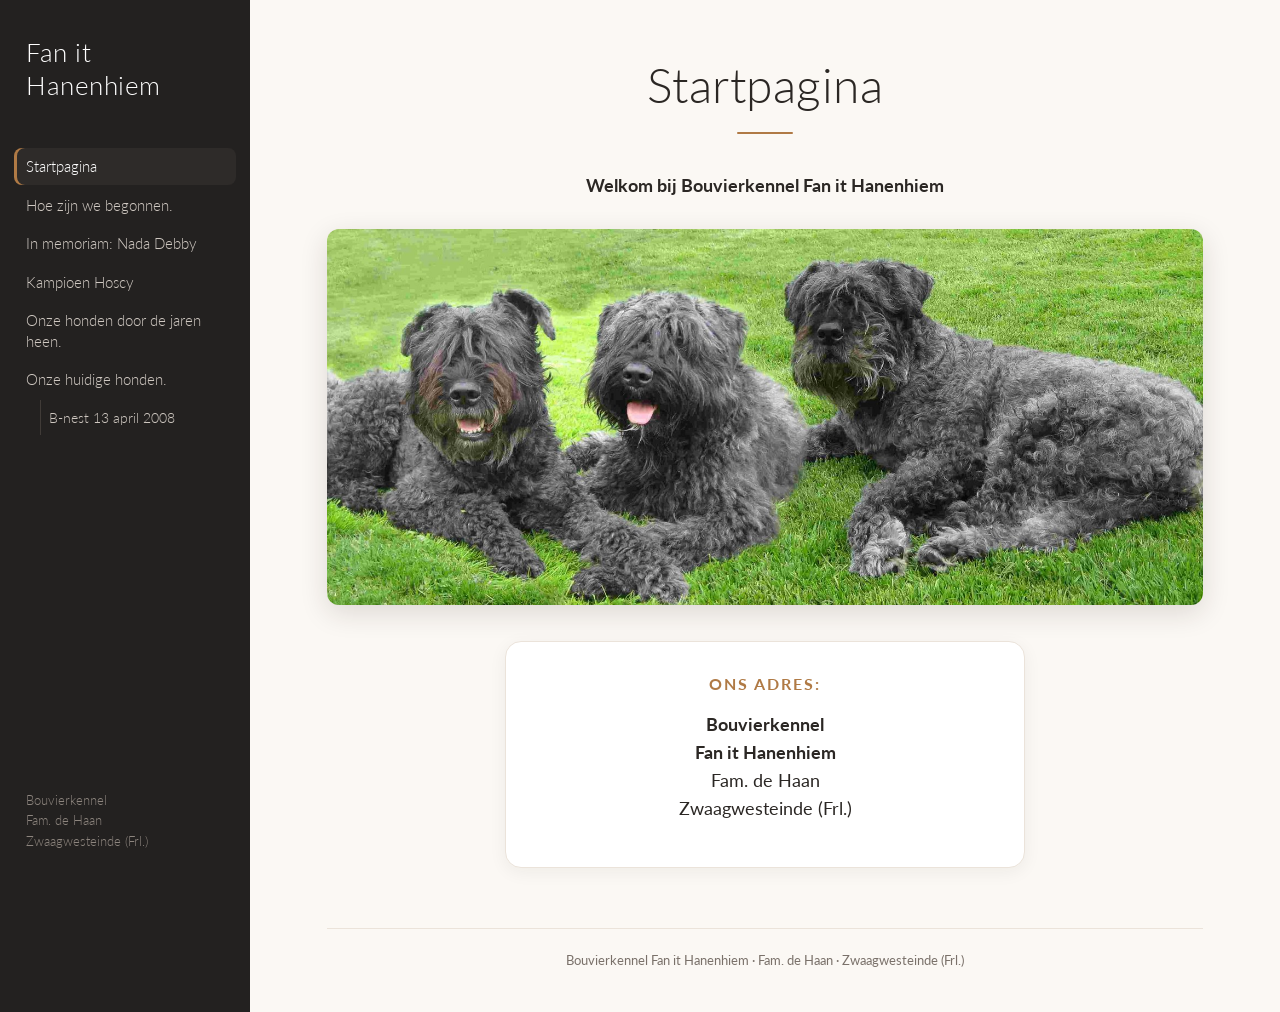
<file: index.html>
<!doctype html>
<html lang="nl">
<head>
<meta charset="utf-8">
<meta name="viewport" content="width=device-width, initial-scale=1">
<title>Fan it Hanenhiem</title>
<link rel="preconnect" href="https://fonts.googleapis.com">
<link rel="preconnect" href="https://fonts.gstatic.com" crossorigin>
<link href="https://fonts.googleapis.com/css2?family=Lato:ital,wght@0,300;0,400;0,700;1,400&display=swap" rel="stylesheet">
<link rel="stylesheet" href="style.css">
</head>
<body>
<header class="sidebar">
  <div class="brand-row">
    <a class="brand" href="index.html">Fan it <br>Hanenhiem</a>
    <button class="menu-toggle" aria-expanded="false" aria-controls="nav" aria-label="Menu">
      <span></span><span></span><span></span>
    </button>
  </div>
  <nav id="nav"><ul>
<li><a href="index.html" aria-current="page">Startpagina</a></li>
<li><a href="hoe-zijn-we-begonnen.html">Hoe zijn we begonnen.</a></li>
<li><a href="in-memoriam-nada-debby.html">In memoriam: Nada Debby</a></li>
<li><a href="kampioen-hoscy.html">Kampioen Hoscy</a></li>
<li><a href="onze-honden-door-de-jaren-heen.html">Onze honden door de jaren heen.</a></li>
<li><a href="onze-huidige-honden.html">Onze huidige honden.</a><ul class="sub"><li><a href="b-nest-13-april-2008.html">B-nest 13 april 2008</a></li></ul></li>
  </ul></nav>
  <p class="side-note">Bouvierkennel<br>Fam. de Haan<br>Zwaagwesteinde (Frl.)</p>
</header>
<main>
  <h1>Startpagina</h1>
  <p class="welcome"><strong>Welkom bij Bouvierkennel Fan it Hanenhiem</strong></p>
  <figure class="photo hero"><img src="images/home-nada-vedra-bowie.jpg" alt="Drie bouviers liggend in het gras"></figure>
  <section class="contact">
    <h2>Ons adres:</h2>
    <address>
      <strong>Bouvierkennel<br>Fan it Hanenhiem</strong><br>
      Fam. de Haan<br>
      Zwaagwesteinde (Frl.)
    </address>
  </section>
  <footer>Bouvierkennel Fan it Hanenhiem · Fam. de Haan · Zwaagwesteinde (Frl.)</footer>
</main>
<script>
const b=document.querySelector('.menu-toggle'),n=document.getElementById('nav');
b.addEventListener('click',()=>{const o=document.body.classList.toggle('nav-open');b.setAttribute('aria-expanded',o);});
</script>
</body>
</html>
</file>
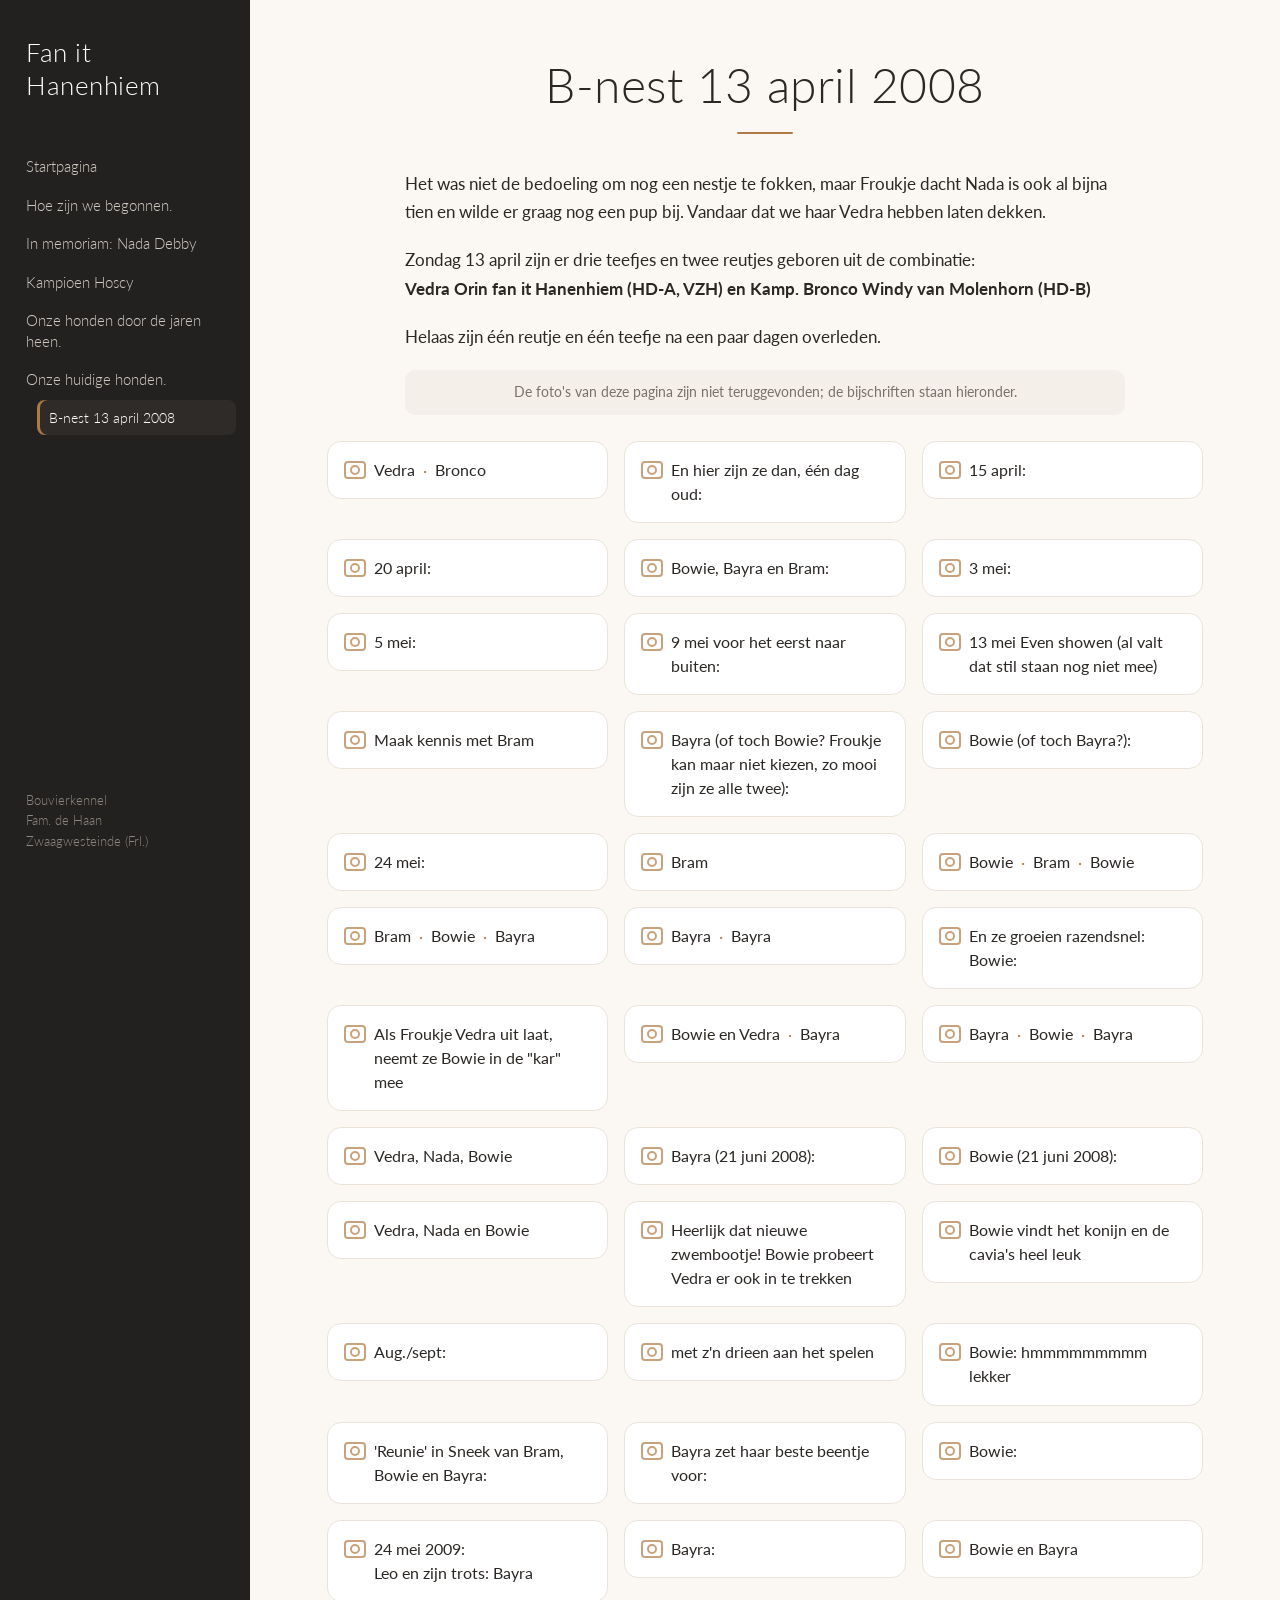
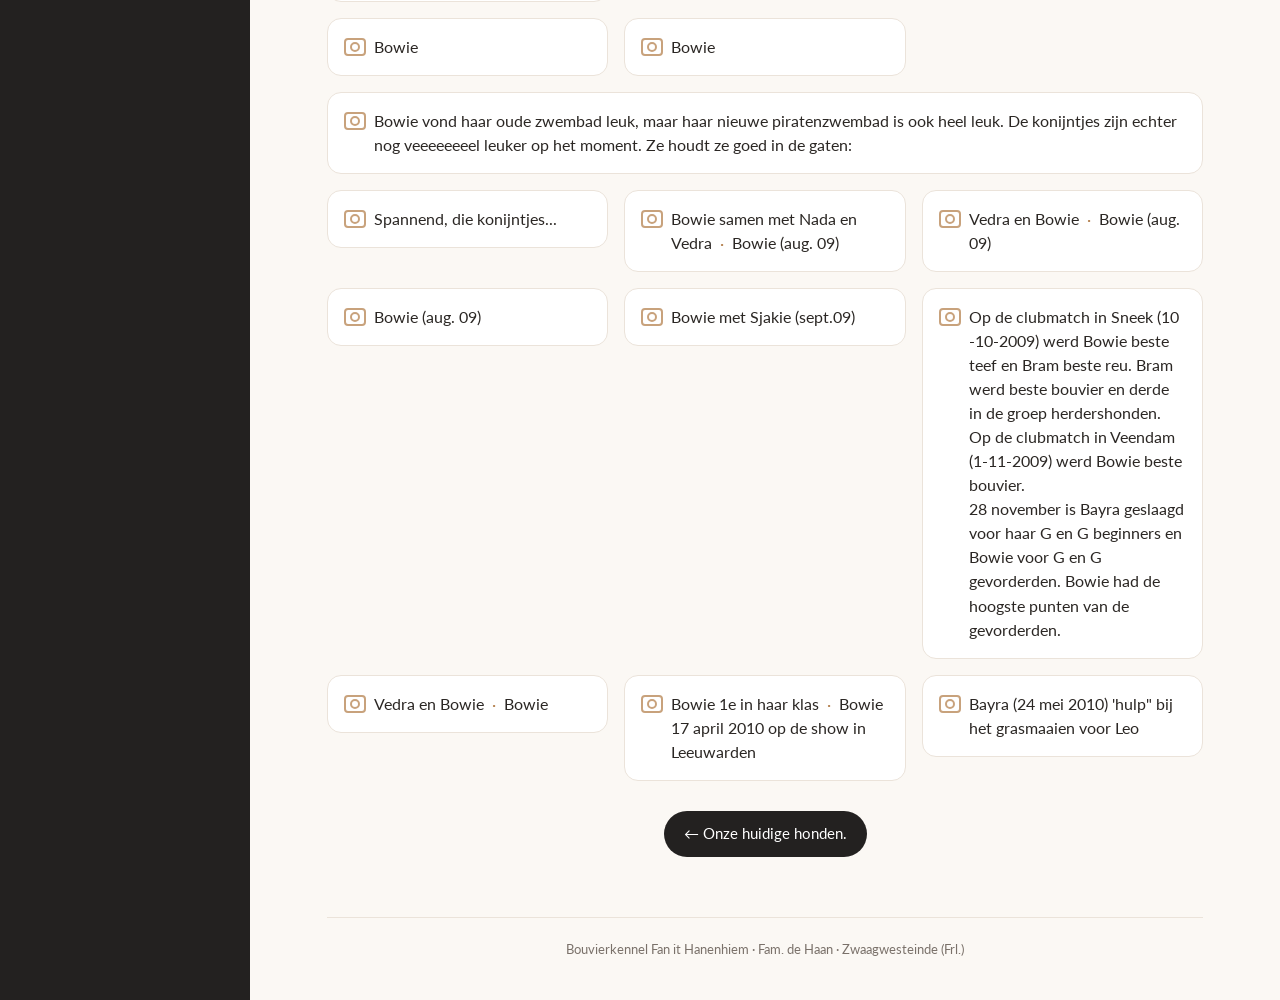
<file: b-nest-13-april-2008.html>
<!doctype html>
<html lang="nl">
<head>
<meta charset="utf-8">
<meta name="viewport" content="width=device-width, initial-scale=1">
<title>B-nest 13 april 2008 – Fan it Hanenhiem</title>
<link rel="preconnect" href="https://fonts.googleapis.com">
<link rel="preconnect" href="https://fonts.gstatic.com" crossorigin>
<link href="https://fonts.googleapis.com/css2?family=Lato:ital,wght@0,300;0,400;0,700;1,400&display=swap" rel="stylesheet">
<link rel="stylesheet" href="style.css">
</head>
<body>
<header class="sidebar">
  <div class="brand-row">
    <a class="brand" href="index.html">Fan it <br>Hanenhiem</a>
    <button class="menu-toggle" aria-expanded="false" aria-controls="nav" aria-label="Menu">
      <span></span><span></span><span></span>
    </button>
  </div>
  <nav id="nav"><ul>
<li><a href="index.html">Startpagina</a></li>
<li><a href="hoe-zijn-we-begonnen.html">Hoe zijn we begonnen.</a></li>
<li><a href="in-memoriam-nada-debby.html">In memoriam: Nada Debby</a></li>
<li><a href="kampioen-hoscy.html">Kampioen Hoscy</a></li>
<li><a href="onze-honden-door-de-jaren-heen.html">Onze honden door de jaren heen.</a></li>
<li><a href="onze-huidige-honden.html">Onze huidige honden.</a><ul class="sub"><li><a href="b-nest-13-april-2008.html" aria-current="page">B-nest 13 april 2008</a></li></ul></li>
  </ul></nav>
  <p class="side-note">Bouvierkennel<br>Fam. de Haan<br>Zwaagwesteinde (Frl.)</p>
</header>
<main>
  <h1>B-nest 13 april 2008</h1>
  <div class="prose">
  <p>Het was niet de bedoeling om nog een nestje te fokken, maar Froukje dacht Nada is ook al bijna tien en wilde er graag nog een pup bij. Vandaar dat we haar Vedra hebben laten dekken.</p>
  <p>Zondag 13 april zijn er drie teefjes en twee reutjes geboren uit de combinatie:<br><strong>Vedra Orin fan it Hanenhiem (HD-A, VZH) en Kamp. Bronco Windy van Molenhorn (HD-B)</strong></p>
  <p>Helaas zijn één reutje en één teefje na een paar dagen overleden.</p>
  </div>
  <p class="note">De foto's van deze pagina zijn niet teruggevonden; de bijschriften staan hieronder.</p>
  <div class="cards">
<div class="card"><p>Vedra <span class="sep">·</span> Bronco</p></div>
<div class="card"><p>En hier zijn ze dan, één dag oud:</p></div>
<div class="card"><p>15 april:</p></div>
<div class="card"><p>20 april:</p></div>
<div class="card"><p>Bowie, Bayra en Bram:</p></div>
<div class="card"><p>3 mei:</p></div>
<div class="card"><p>5 mei:</p></div>
<div class="card"><p>9 mei voor het eerst naar buiten:</p></div>
<div class="card"><p>13 mei Even showen (al valt dat stil staan nog niet mee)</p></div>
<div class="card"><p>Maak kennis met Bram</p></div>
<div class="card"><p>Bayra (of toch Bowie? Froukje kan maar niet kiezen, zo mooi zijn ze alle twee):</p></div>
<div class="card"><p>Bowie (of toch Bayra?):</p></div>
<div class="card"><p>24 mei:</p></div>
<div class="card"><p>Bram</p></div>
<div class="card"><p>Bowie <span class="sep">·</span> Bram <span class="sep">·</span> Bowie</p></div>
<div class="card"><p>Bram <span class="sep">·</span> Bowie <span class="sep">·</span> Bayra</p></div>
<div class="card"><p>Bayra <span class="sep">·</span> Bayra</p></div>
<div class="card"><p>En ze groeien razendsnel:<br>Bowie:</p></div>
<div class="card"><p>Als Froukje Vedra uit laat, neemt ze Bowie in de &quot;kar&quot; mee</p></div>
<div class="card"><p>Bowie en Vedra <span class="sep">·</span> Bayra</p></div>
<div class="card"><p>Bayra <span class="sep">·</span> Bowie <span class="sep">·</span> Bayra</p></div>
<div class="card"><p>Vedra, Nada, Bowie</p></div>
<div class="card"><p>Bayra (21 juni 2008):</p></div>
<div class="card"><p>Bowie (21 juni 2008):</p></div>
<div class="card"><p>Vedra, Nada en Bowie</p></div>
<div class="card"><p>Heerlijk dat nieuwe zwembootje! Bowie probeert Vedra er ook in te trekken</p></div>
<div class="card"><p>Bowie vindt het konijn en de cavia&#x27;s heel leuk</p></div>
<div class="card"><p>Aug./sept:</p></div>
<div class="card"><p>met z&#x27;n drieen aan het spelen</p></div>
<div class="card"><p>Bowie: hmmmmmmmmm lekker</p></div>
<div class="card"><p>&#x27;Reunie&#x27; in Sneek van Bram, Bowie en Bayra:</p></div>
<div class="card"><p>Bayra zet haar beste beentje voor:</p></div>
<div class="card"><p>Bowie:</p></div>
<div class="card"><p>24 mei 2009:<br>Leo en zijn trots: Bayra</p></div>
<div class="card"><p>Bayra:</p></div>
<div class="card"><p>Bowie en Bayra</p></div>
<div class="card"><p>Bowie</p></div>
<div class="card"><p>Bowie</p></div>
<div class="card wide"><p>Bowie vond haar oude zwembad leuk, maar haar nieuwe piratenzwembad is ook heel leuk. De konijntjes zijn echter nog veeeeeeeel leuker op het moment. Ze houdt ze goed in de gaten:</p></div>
<div class="card"><p>Spannend, die konijntjes...</p></div>
<div class="card"><p>Bowie samen met Nada en Vedra <span class="sep">·</span> Bowie (aug. 09)</p></div>
<div class="card"><p>Vedra en Bowie <span class="sep">·</span> Bowie (aug. 09)</p></div>
<div class="card"><p>Bowie (aug. 09)</p></div>
<div class="card"><p>Bowie met Sjakie (sept.09)</p></div>
<div class="card"><p>Op de clubmatch in Sneek (10 -10-2009) werd Bowie beste teef en Bram beste reu. Bram werd beste bouvier en derde in de groep herdershonden.<br>Op de clubmatch in Veendam (1-11-2009) werd Bowie beste bouvier.<br>28 november is Bayra geslaagd voor haar G en G beginners en Bowie voor G en G gevorderden. Bowie had de hoogste punten van de gevorderden.</p></div>
<div class="card"><p>Vedra en Bowie <span class="sep">·</span> Bowie</p></div>
<div class="card"><p>Bowie 1e in haar klas <span class="sep">·</span> Bowie 17 april 2010 op de show in Leeuwarden</p></div>
<div class="card"><p>Bayra (24 mei 2010) &#x27;hulp&quot; bij het grasmaaien voor Leo</p></div>
  </div>
  <p class="subpage-link"><a href="onze-huidige-honden.html">← Onze huidige honden.</a></p>
  <footer>Bouvierkennel Fan it Hanenhiem · Fam. de Haan · Zwaagwesteinde (Frl.)</footer>
</main>
<script>
const b=document.querySelector('.menu-toggle'),n=document.getElementById('nav');
b.addEventListener('click',()=>{const o=document.body.classList.toggle('nav-open');b.setAttribute('aria-expanded',o);});
</script>
</body>
</html>
</file>
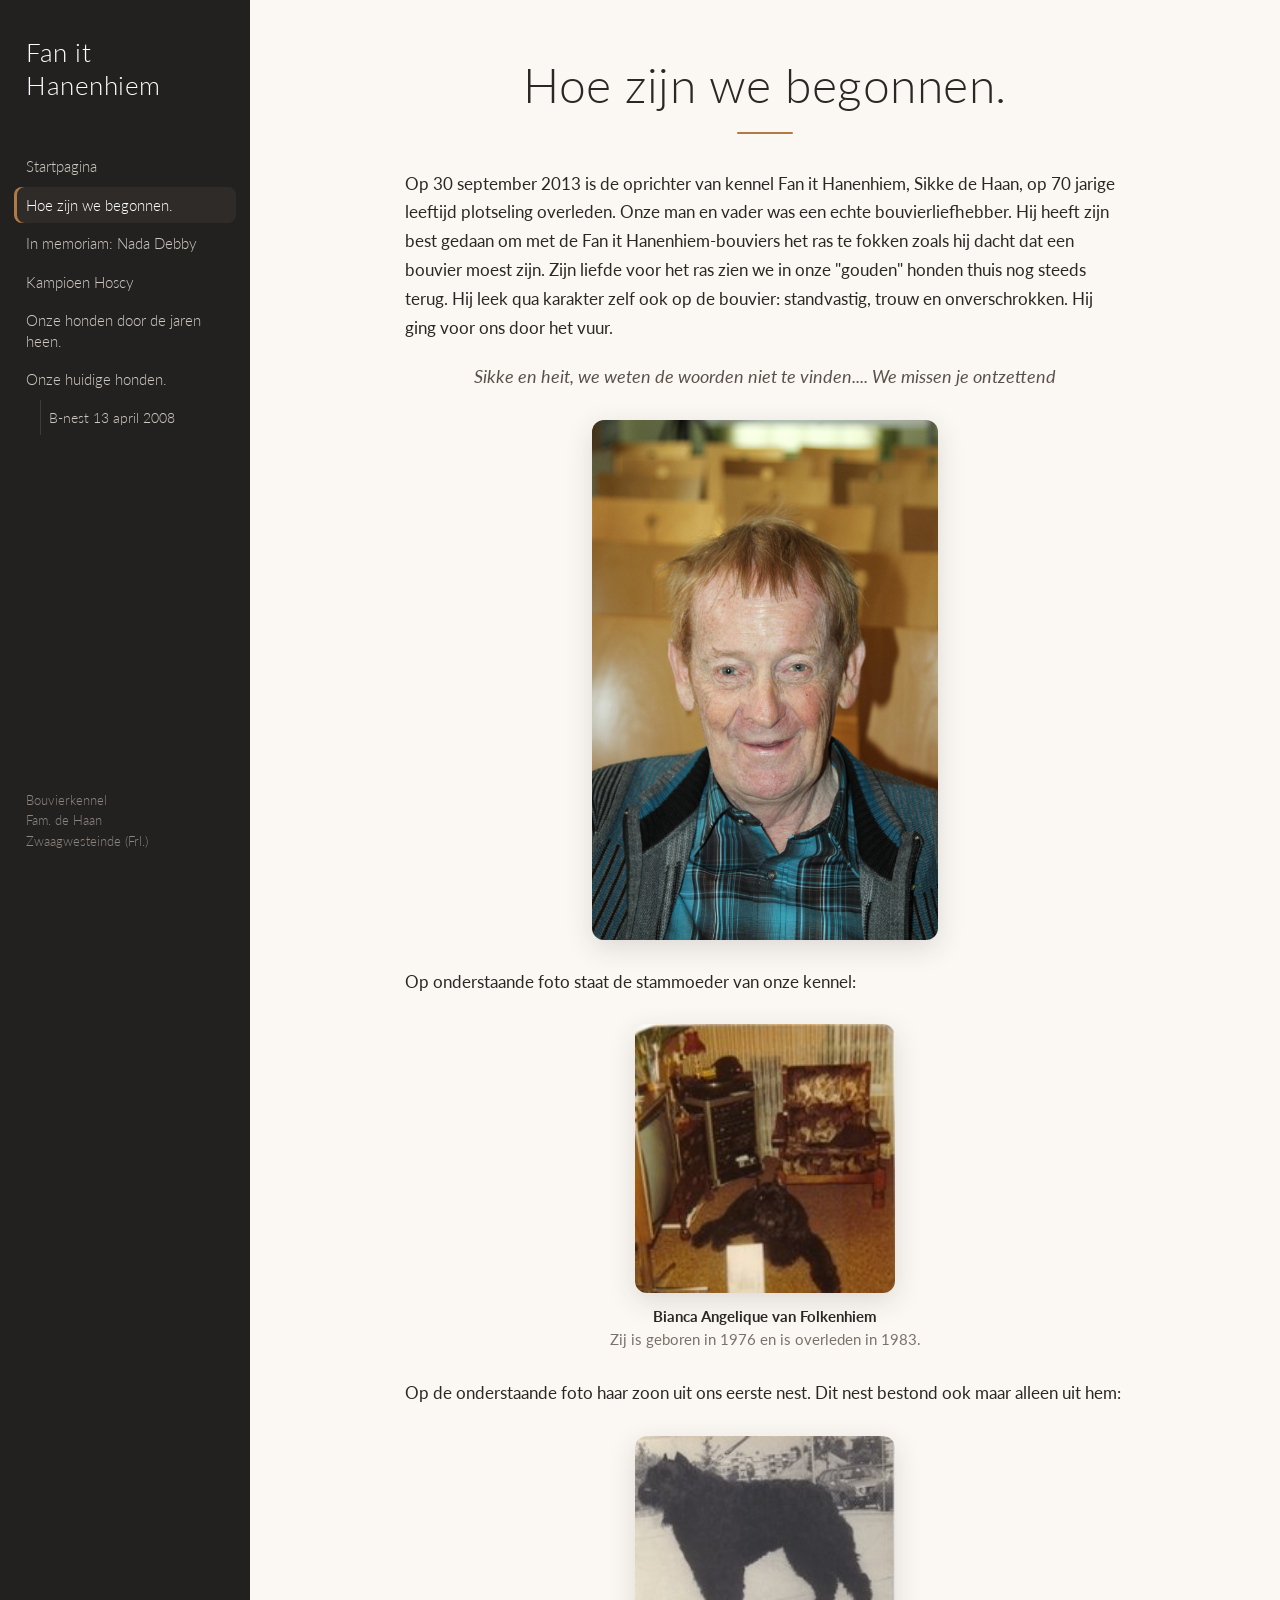
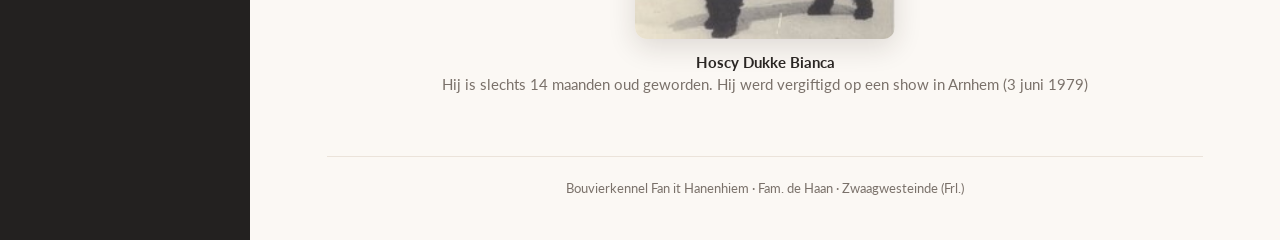
<file: hoe-zijn-we-begonnen.html>
<!doctype html>
<html lang="nl">
<head>
<meta charset="utf-8">
<meta name="viewport" content="width=device-width, initial-scale=1">
<title>Hoe zijn we begonnen. – Fan it Hanenhiem</title>
<link rel="preconnect" href="https://fonts.googleapis.com">
<link rel="preconnect" href="https://fonts.gstatic.com" crossorigin>
<link href="https://fonts.googleapis.com/css2?family=Lato:ital,wght@0,300;0,400;0,700;1,400&display=swap" rel="stylesheet">
<link rel="stylesheet" href="style.css">
</head>
<body>
<header class="sidebar">
  <div class="brand-row">
    <a class="brand" href="index.html">Fan it <br>Hanenhiem</a>
    <button class="menu-toggle" aria-expanded="false" aria-controls="nav" aria-label="Menu">
      <span></span><span></span><span></span>
    </button>
  </div>
  <nav id="nav"><ul>
<li><a href="index.html">Startpagina</a></li>
<li><a href="hoe-zijn-we-begonnen.html" aria-current="page">Hoe zijn we begonnen.</a></li>
<li><a href="in-memoriam-nada-debby.html">In memoriam: Nada Debby</a></li>
<li><a href="kampioen-hoscy.html">Kampioen Hoscy</a></li>
<li><a href="onze-honden-door-de-jaren-heen.html">Onze honden door de jaren heen.</a></li>
<li><a href="onze-huidige-honden.html">Onze huidige honden.</a><ul class="sub"><li><a href="b-nest-13-april-2008.html">B-nest 13 april 2008</a></li></ul></li>
  </ul></nav>
  <p class="side-note">Bouvierkennel<br>Fam. de Haan<br>Zwaagwesteinde (Frl.)</p>
</header>
<main>
  <h1>Hoe zijn we begonnen.</h1>
  <div class="prose">
  <p>Op 30 september 2013 is de oprichter van kennel Fan it Hanenhiem, Sikke de Haan, op 70 jarige leeftijd plotseling overleden. Onze man en vader was een echte bouvierliefhebber. Hij heeft zijn best gedaan om met de Fan it Hanenhiem-bouviers het ras te fokken zoals hij dacht dat een bouvier moest zijn. Zijn liefde voor het ras zien we in onze &quot;gouden&quot; honden thuis nog steeds terug. Hij leek qua karakter zelf ook op de bouvier: standvastig, trouw en onverschrokken. Hij ging voor ons door het vuur.</p>
  <p class="quote">Sikke en heit, we weten de woorden niet te vinden.... We missen je ontzettend</p>
  <figure class="photo portrait"><img src="images/sikke-de-haan.jpg" alt="Sikke de Haan"></figure>
  <p>Op onderstaande foto staat de stammoeder van onze kennel:</p>
  <figure class="photo small"><img src="images/bianca-angelique-van-folkenhiem.jpg" alt="Bianca Angelique van Folkenhiem"><figcaption><strong>Bianca Angelique van Folkenhiem</strong><br>Zij is geboren in 1976 en is overleden in 1983.</figcaption></figure>
  <p>Op de onderstaande foto haar zoon uit ons eerste nest. Dit nest bestond ook maar alleen uit hem:</p>
  <figure class="photo small"><img src="images/hoscy-dukke-bianca.jpg" alt="Hoscy Dukke Bianca"><figcaption><strong>Hoscy Dukke Bianca</strong><br>Hij is slechts 14 maanden oud geworden. Hij werd vergiftigd op een show in Arnhem (3 juni 1979)</figcaption></figure>
  </div>
  <footer>Bouvierkennel Fan it Hanenhiem · Fam. de Haan · Zwaagwesteinde (Frl.)</footer>
</main>
<script>
const b=document.querySelector('.menu-toggle'),n=document.getElementById('nav');
b.addEventListener('click',()=>{const o=document.body.classList.toggle('nav-open');b.setAttribute('aria-expanded',o);});
</script>
</body>
</html>
</file>
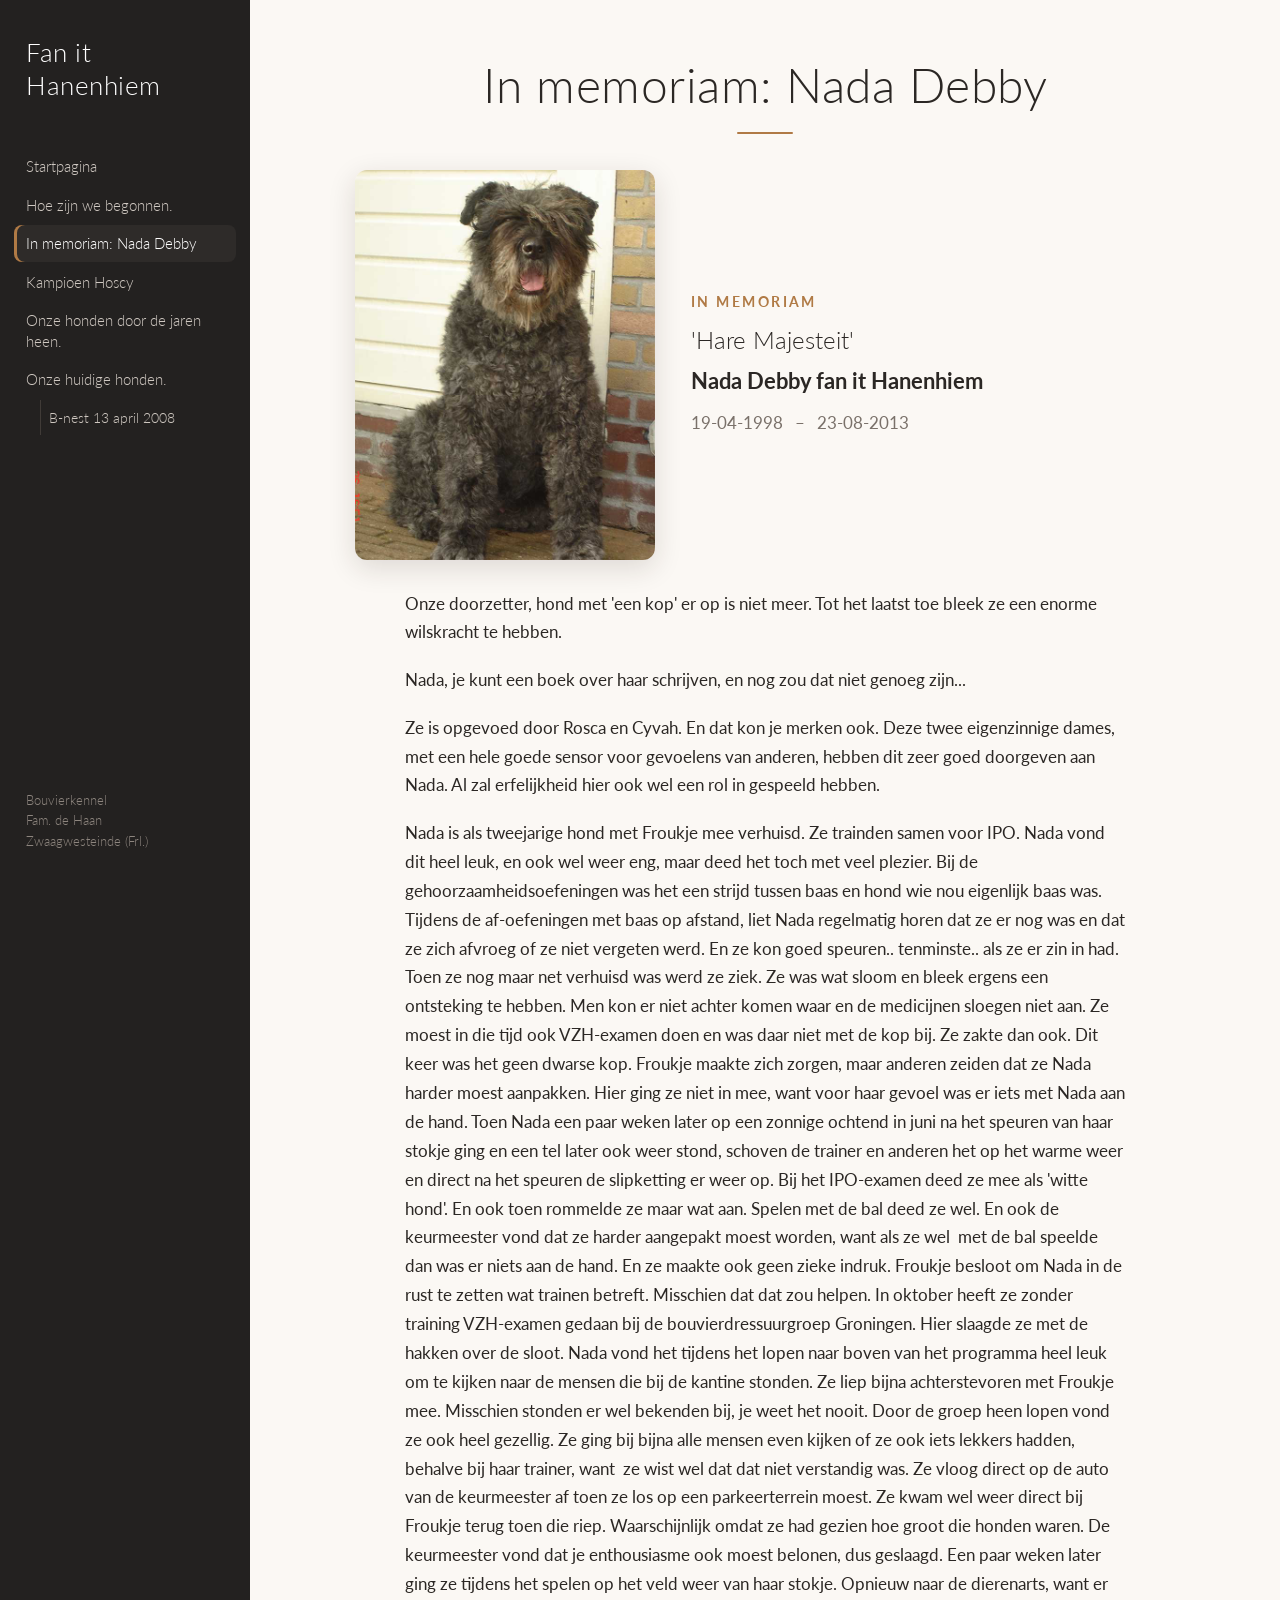
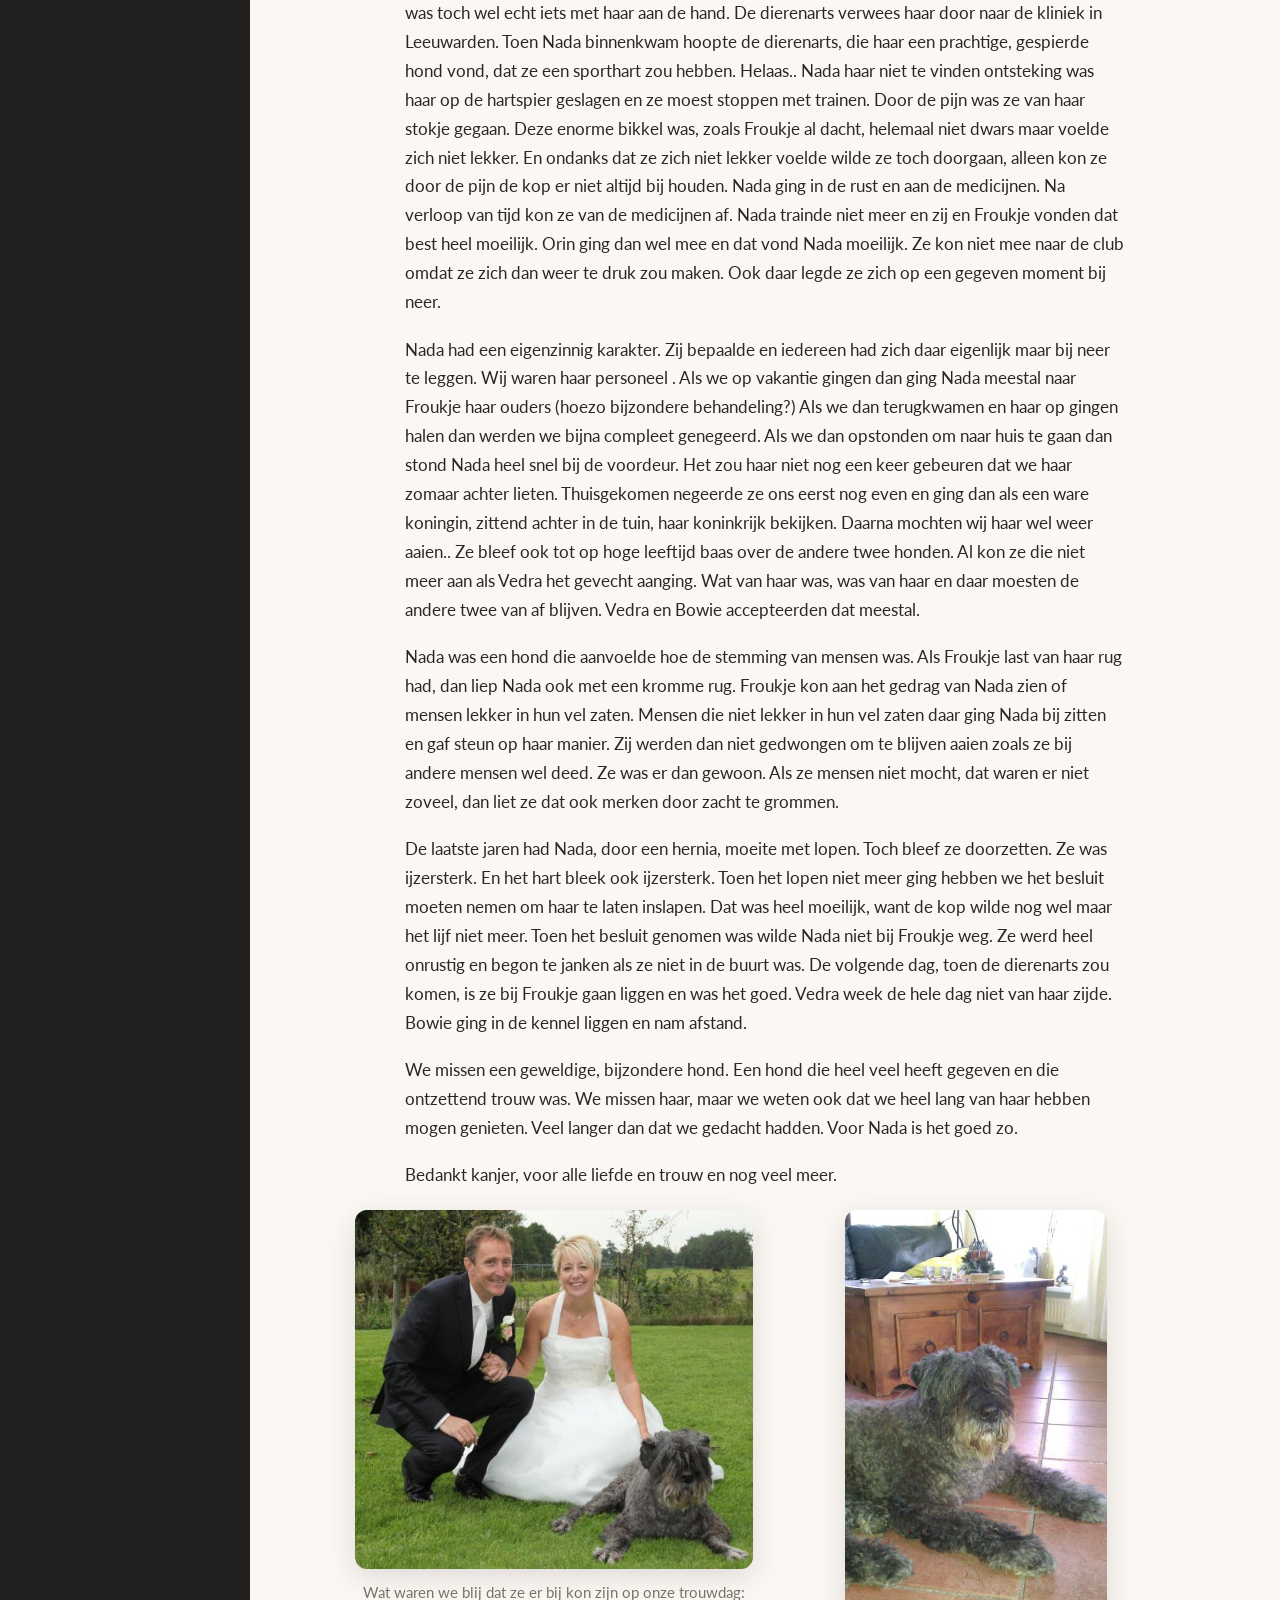
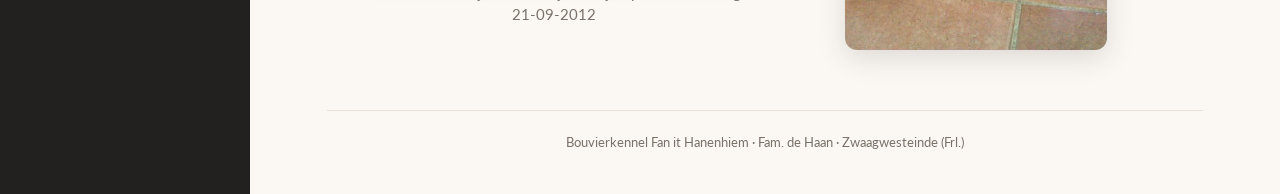
<file: in-memoriam-nada-debby.html>
<!doctype html>
<html lang="nl">
<head>
<meta charset="utf-8">
<meta name="viewport" content="width=device-width, initial-scale=1">
<title>In memoriam: Nada Debby – Fan it Hanenhiem</title>
<link rel="preconnect" href="https://fonts.googleapis.com">
<link rel="preconnect" href="https://fonts.gstatic.com" crossorigin>
<link href="https://fonts.googleapis.com/css2?family=Lato:ital,wght@0,300;0,400;0,700;1,400&display=swap" rel="stylesheet">
<link rel="stylesheet" href="style.css">
</head>
<body>
<header class="sidebar">
  <div class="brand-row">
    <a class="brand" href="index.html">Fan it <br>Hanenhiem</a>
    <button class="menu-toggle" aria-expanded="false" aria-controls="nav" aria-label="Menu">
      <span></span><span></span><span></span>
    </button>
  </div>
  <nav id="nav"><ul>
<li><a href="index.html">Startpagina</a></li>
<li><a href="hoe-zijn-we-begonnen.html">Hoe zijn we begonnen.</a></li>
<li><a href="in-memoriam-nada-debby.html" aria-current="page">In memoriam: Nada Debby</a></li>
<li><a href="kampioen-hoscy.html">Kampioen Hoscy</a></li>
<li><a href="onze-honden-door-de-jaren-heen.html">Onze honden door de jaren heen.</a></li>
<li><a href="onze-huidige-honden.html">Onze huidige honden.</a><ul class="sub"><li><a href="b-nest-13-april-2008.html">B-nest 13 april 2008</a></li></ul></li>
  </ul></nav>
  <p class="side-note">Bouvierkennel<br>Fam. de Haan<br>Zwaagwesteinde (Frl.)</p>
</header>
<main>
  <h1>In memoriam: Nada Debby</h1>
  <div class="memoriam-head">
    <figure class="photo portrait"><img src="images/nada-1.jpg" alt="Nada Debby fan it Hanenhiem"></figure>
    <div>
      <p class="kicker">In Memoriam</p>
      <p class="hm">&#x27;Hare Majesteit&#x27;</p>
      <p class="dogname">Nada Debby fan it Hanenhiem</p>
      <p class="dates"><span>19-04-1998</span><span class="dash">–</span><span>23-08-2013</span></p>
    </div>
  </div>
  <div class="prose">
  <p>Onze doorzetter, hond met &#x27;een kop&#x27; er op is niet meer. Tot het laatst toe bleek ze een enorme wilskracht te hebben.</p>
  <p>Nada, je kunt een boek over haar schrijven, en nog zou dat niet genoeg zijn...</p>
  <p>Ze is opgevoed door Rosca en Cyvah. En dat kon je merken ook. Deze twee eigenzinnige dames, met een hele goede sensor voor gevoelens van anderen, hebben dit zeer goed doorgeven aan Nada. Al zal erfelijkheid hier ook wel een rol in gespeeld hebben.</p>
  <p>Nada is als tweejarige hond met Froukje mee verhuisd. Ze trainden samen voor IPO. Nada vond dit heel leuk, en ook wel weer eng, maar deed het toch met veel plezier. Bij de gehoorzaamheidsoefeningen was het een strijd tussen baas en hond wie nou eigenlijk baas was. Tijdens de af-oefeningen met baas op afstand, liet Nada regelmatig horen dat ze er nog was en dat ze zich afvroeg of ze niet vergeten werd. En ze kon goed speuren.. tenminste.. als ze er zin in had. Toen ze nog maar net verhuisd was werd ze ziek. Ze was wat sloom en bleek ergens een ontsteking te hebben. Men kon er niet achter komen waar en de medicijnen sloegen niet aan. Ze moest in die tijd ook VZH-examen doen en was daar niet met de kop bij. Ze zakte dan ook. Dit keer was het geen dwarse kop. Froukje maakte zich zorgen, maar anderen zeiden dat ze Nada harder moest aanpakken. Hier ging ze niet in mee, want voor haar gevoel was er iets met Nada aan de hand. Toen Nada een paar weken later op een zonnige ochtend in juni na het speuren van haar stokje ging en een tel later ook weer stond, schoven de trainer en anderen het op het warme weer en direct na het speuren de slipketting er weer op. Bij het IPO-examen deed ze mee als &#x27;witte hond&#x27;. En ook toen rommelde ze maar wat aan. Spelen met de bal deed ze wel. En ook de keurmeester vond dat ze harder aangepakt moest worden, want als ze wel  met de bal speelde dan was er niets aan de hand. En ze maakte ook geen zieke indruk. Froukje besloot om Nada in de rust te zetten wat trainen betreft. Misschien dat dat zou helpen. In oktober heeft ze zonder training VZH-examen gedaan bij de bouvierdressuurgroep Groningen. Hier slaagde ze met de hakken over de sloot. Nada vond het tijdens het lopen naar boven van het programma heel leuk om te kijken naar de mensen die bij de kantine stonden. Ze liep bijna achterstevoren met Froukje mee. Misschien stonden er wel bekenden bij, je weet het nooit. Door de groep heen lopen vond ze ook heel gezellig. Ze ging bij bijna alle mensen even kijken of ze ook iets lekkers hadden, behalve bij haar trainer, want  ze wist wel dat dat niet verstandig was. Ze vloog direct op de auto van de keurmeester af toen ze los op een parkeerterrein moest. Ze kwam wel weer direct bij Froukje terug toen die riep. Waarschijnlijk omdat ze had gezien hoe groot die honden waren. De keurmeester vond dat je enthousiasme ook moest belonen, dus geslaagd. Een paar weken later ging ze tijdens het spelen op het veld weer van haar stokje. Opnieuw naar de dierenarts, want er was toch wel echt iets met haar aan de hand. De dierenarts verwees haar door naar de kliniek in Leeuwarden. Toen Nada binnenkwam hoopte de dierenarts, die haar een prachtige, gespierde hond vond, dat ze een sporthart zou hebben. Helaas.. Nada haar niet te vinden ontsteking was haar op de hartspier geslagen en ze moest stoppen met trainen. Door de pijn was ze van haar stokje gegaan. Deze enorme bikkel was, zoals Froukje al dacht, helemaal niet dwars maar voelde zich niet lekker. En ondanks dat ze zich niet lekker voelde wilde ze toch doorgaan, alleen kon ze door de pijn de kop er niet altijd bij houden. Nada ging in de rust en aan de medicijnen. Na verloop van tijd kon ze van de medicijnen af. Nada trainde niet meer en zij en Froukje vonden dat best heel moeilijk. Orin ging dan wel mee en dat vond Nada moeilijk. Ze kon niet mee naar de club omdat ze zich dan weer te druk zou maken. Ook daar legde ze zich op een gegeven moment bij neer.</p>
  <p>Nada had een eigenzinnig karakter. Zij bepaalde en iedereen had zich daar eigenlijk maar bij neer te leggen. Wij waren haar personeel . Als we op vakantie gingen dan ging Nada meestal naar Froukje haar ouders (hoezo bijzondere behandeling?) Als we dan terugkwamen en haar op gingen halen dan werden we bijna compleet genegeerd. Als we dan opstonden om naar huis te gaan dan stond Nada heel snel bij de voordeur. Het zou haar niet nog een keer gebeuren dat we haar zomaar achter lieten. Thuisgekomen negeerde ze ons eerst nog even en ging dan als een ware koningin, zittend achter in de tuin, haar koninkrijk bekijken. Daarna mochten wij haar wel weer aaien.. Ze bleef ook tot op hoge leeftijd baas over de andere twee honden. Al kon ze die niet meer aan als Vedra het gevecht aanging. Wat van haar was, was van haar en daar moesten de andere twee van af blijven. Vedra en Bowie accepteerden dat meestal.</p>
  <p>Nada was een hond die aanvoelde hoe de stemming van mensen was. Als Froukje last van haar rug had, dan liep Nada ook met een kromme rug. Froukje kon aan het gedrag van Nada zien of mensen lekker in hun vel zaten. Mensen die niet lekker in hun vel zaten daar ging Nada bij zitten en gaf steun op haar manier. Zij werden dan niet gedwongen om te blijven aaien zoals ze bij andere mensen wel deed. Ze was er dan gewoon. Als ze mensen niet mocht, dat waren er niet zoveel, dan liet ze dat ook merken door zacht te grommen.</p>
  <p>De laatste jaren had Nada, door een hernia, moeite met lopen. Toch bleef ze doorzetten. Ze was ijzersterk. En het hart bleek ook ijzersterk. Toen het lopen niet meer ging hebben we het besluit moeten nemen om haar te laten inslapen. Dat was heel moeilijk, want de kop wilde nog wel maar het lijf niet meer. Toen het besluit genomen was wilde Nada niet bij Froukje weg. Ze werd heel onrustig en begon te janken als ze niet in de buurt was. De volgende dag, toen de dierenarts zou komen, is ze bij Froukje gaan liggen en was het goed. Vedra week de hele dag niet van haar zijde. Bowie ging in de kennel liggen en nam afstand.</p>
  <p>We missen een geweldige, bijzondere hond. Een hond die heel veel heeft gegeven en die ontzettend trouw was. We missen haar, maar we weten ook dat we heel lang van haar hebben mogen genieten. Veel langer dan dat we gedacht hadden. Voor Nada is het goed zo.</p>
  <p>Bedankt kanjer, voor alle liefde en trouw en nog veel meer.</p>

  </div>
  <div class="pair">
    <figure class="photo "><img src="images/nada-trouwdag.jpg" alt="Nada op de trouwdag, 21-09-2012"><figcaption>Wat waren we blij dat ze er bij kon zijn op onze trouwdag: 21-09-2012</figcaption></figure>
    <figure class="photo "><img src="images/nada-2.jpg" alt="Nada liggend op de tegelvloer"></figure>
  </div>
  <footer>Bouvierkennel Fan it Hanenhiem · Fam. de Haan · Zwaagwesteinde (Frl.)</footer>
</main>
<script>
const b=document.querySelector('.menu-toggle'),n=document.getElementById('nav');
b.addEventListener('click',()=>{const o=document.body.classList.toggle('nav-open');b.setAttribute('aria-expanded',o);});
</script>
</body>
</html>
</file>
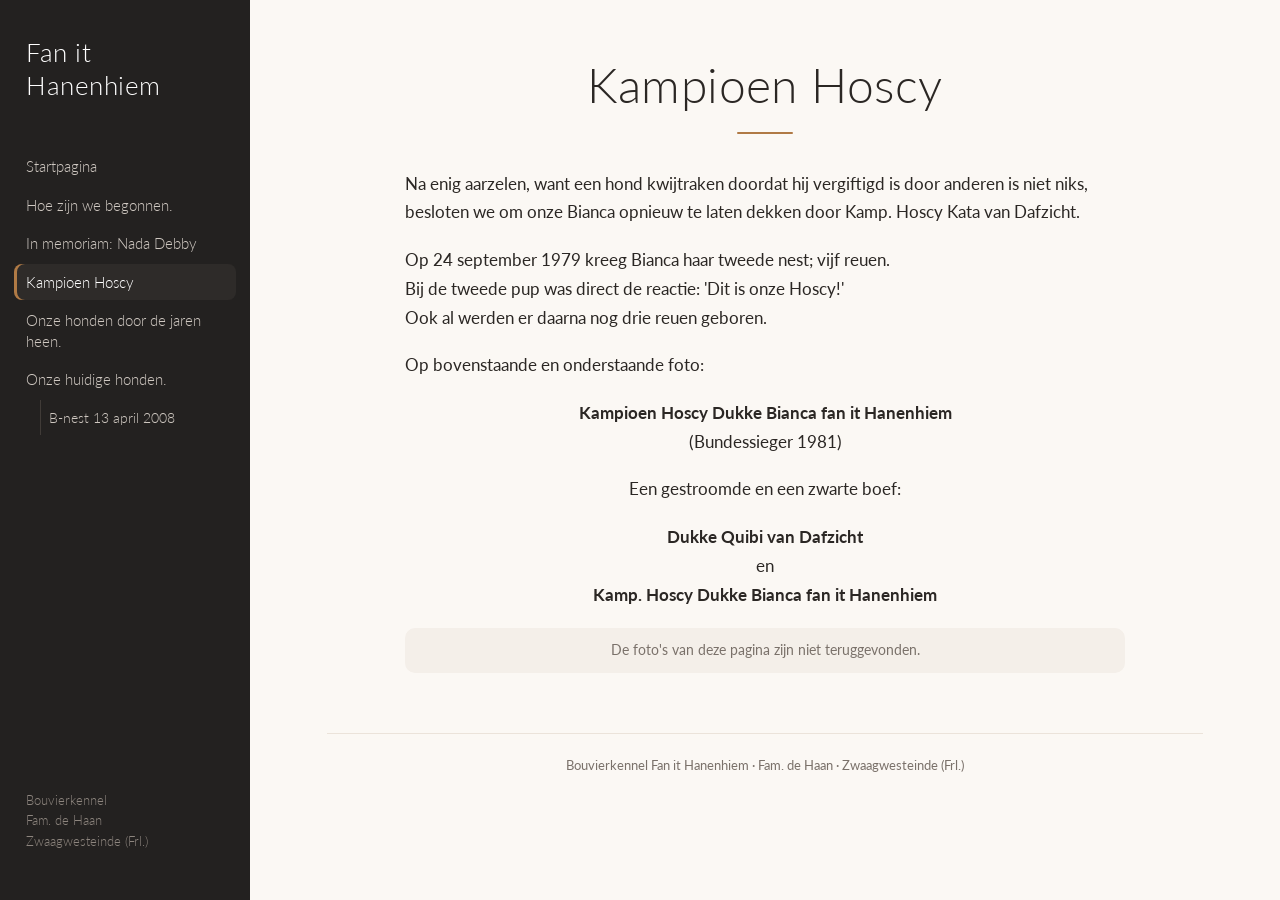
<file: kampioen-hoscy.html>
<!doctype html>
<html lang="nl">
<head>
<meta charset="utf-8">
<meta name="viewport" content="width=device-width, initial-scale=1">
<title>Kampioen Hoscy – Fan it Hanenhiem</title>
<link rel="preconnect" href="https://fonts.googleapis.com">
<link rel="preconnect" href="https://fonts.gstatic.com" crossorigin>
<link href="https://fonts.googleapis.com/css2?family=Lato:ital,wght@0,300;0,400;0,700;1,400&display=swap" rel="stylesheet">
<link rel="stylesheet" href="style.css">
</head>
<body>
<header class="sidebar">
  <div class="brand-row">
    <a class="brand" href="index.html">Fan it <br>Hanenhiem</a>
    <button class="menu-toggle" aria-expanded="false" aria-controls="nav" aria-label="Menu">
      <span></span><span></span><span></span>
    </button>
  </div>
  <nav id="nav"><ul>
<li><a href="index.html">Startpagina</a></li>
<li><a href="hoe-zijn-we-begonnen.html">Hoe zijn we begonnen.</a></li>
<li><a href="in-memoriam-nada-debby.html">In memoriam: Nada Debby</a></li>
<li><a href="kampioen-hoscy.html" aria-current="page">Kampioen Hoscy</a></li>
<li><a href="onze-honden-door-de-jaren-heen.html">Onze honden door de jaren heen.</a></li>
<li><a href="onze-huidige-honden.html">Onze huidige honden.</a><ul class="sub"><li><a href="b-nest-13-april-2008.html">B-nest 13 april 2008</a></li></ul></li>
  </ul></nav>
  <p class="side-note">Bouvierkennel<br>Fam. de Haan<br>Zwaagwesteinde (Frl.)</p>
</header>
<main>
  <h1>Kampioen Hoscy</h1>
  <div class="prose">
  <p>Na enig aarzelen, want een hond kwijtraken doordat hij vergiftigd is door anderen is niet niks, besloten we om onze Bianca opnieuw te laten dekken door Kamp. Hoscy Kata van Dafzicht.</p>
  <p>Op 24 september 1979 kreeg Bianca haar tweede nest; vijf reuen.<br>Bij de tweede pup was direct de reactie: &#x27;Dit is onze Hoscy!&#x27;<br>Ook al werden er daarna nog drie reuen geboren.</p>
  <p>Op bovenstaande en onderstaande foto:</p>
  <p class="center"><strong>Kampioen Hoscy Dukke Bianca fan it Hanenhiem</strong><br>(Bundessieger 1981)</p>
  <p class="center">Een gestroomde en een zwarte boef:</p>
  <p class="center"><strong>Dukke Quibi van Dafzicht</strong><br>en<br><strong>Kamp. Hoscy Dukke Bianca fan it Hanenhiem</strong></p>
  </div>
  <p class="note">De foto's van deze pagina zijn niet teruggevonden.</p>
  <footer>Bouvierkennel Fan it Hanenhiem · Fam. de Haan · Zwaagwesteinde (Frl.)</footer>
</main>
<script>
const b=document.querySelector('.menu-toggle'),n=document.getElementById('nav');
b.addEventListener('click',()=>{const o=document.body.classList.toggle('nav-open');b.setAttribute('aria-expanded',o);});
</script>
</body>
</html>
</file>
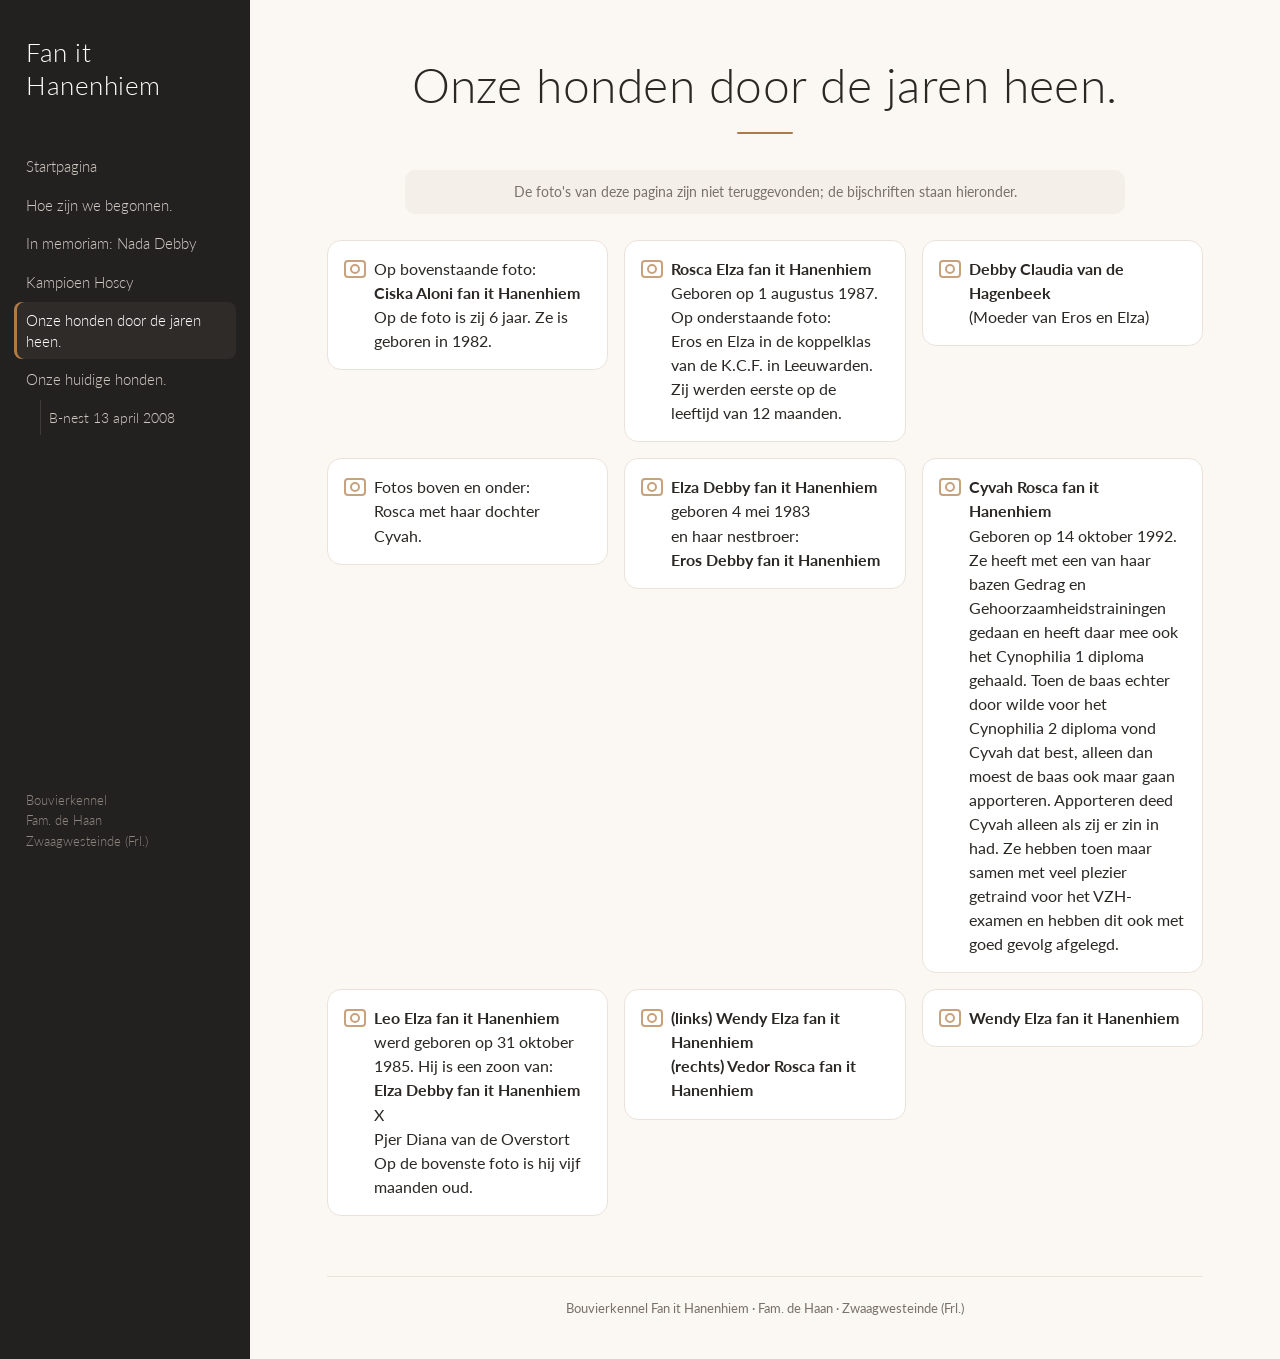
<file: onze-honden-door-de-jaren-heen.html>
<!doctype html>
<html lang="nl">
<head>
<meta charset="utf-8">
<meta name="viewport" content="width=device-width, initial-scale=1">
<title>Onze honden door de jaren heen. – Fan it Hanenhiem</title>
<link rel="preconnect" href="https://fonts.googleapis.com">
<link rel="preconnect" href="https://fonts.gstatic.com" crossorigin>
<link href="https://fonts.googleapis.com/css2?family=Lato:ital,wght@0,300;0,400;0,700;1,400&display=swap" rel="stylesheet">
<link rel="stylesheet" href="style.css">
</head>
<body>
<header class="sidebar">
  <div class="brand-row">
    <a class="brand" href="index.html">Fan it <br>Hanenhiem</a>
    <button class="menu-toggle" aria-expanded="false" aria-controls="nav" aria-label="Menu">
      <span></span><span></span><span></span>
    </button>
  </div>
  <nav id="nav"><ul>
<li><a href="index.html">Startpagina</a></li>
<li><a href="hoe-zijn-we-begonnen.html">Hoe zijn we begonnen.</a></li>
<li><a href="in-memoriam-nada-debby.html">In memoriam: Nada Debby</a></li>
<li><a href="kampioen-hoscy.html">Kampioen Hoscy</a></li>
<li><a href="onze-honden-door-de-jaren-heen.html" aria-current="page">Onze honden door de jaren heen.</a></li>
<li><a href="onze-huidige-honden.html">Onze huidige honden.</a><ul class="sub"><li><a href="b-nest-13-april-2008.html">B-nest 13 april 2008</a></li></ul></li>
  </ul></nav>
  <p class="side-note">Bouvierkennel<br>Fam. de Haan<br>Zwaagwesteinde (Frl.)</p>
</header>
<main>
  <h1>Onze honden door de jaren heen.</h1>
  <p class="note">De foto's van deze pagina zijn niet teruggevonden; de bijschriften staan hieronder.</p>
  <div class="cards profile">
<div class="card"><p>Op bovenstaande foto:<br><strong>Ciska Aloni fan it Hanenhiem</strong><br>Op de foto is zij 6 jaar. Ze is geboren in 1982.</p></div>
<div class="card"><p><strong>Rosca Elza fan it Hanenhiem</strong><br>Geboren op 1 augustus 1987.<br>Op onderstaande foto:<br>Eros en Elza in de koppelklas van de K.C.F. in Leeuwarden. Zij werden eerste op de leeftijd van 12 maanden.</p></div>
<div class="card"><p><strong>Debby Claudia van de Hagenbeek</strong><br>(Moeder van Eros en Elza)</p></div>
<div class="card"><p>Fotos boven en onder:<br>Rosca met haar dochter Cyvah.</p></div>
<div class="card"><p><strong>Elza Debby fan it Hanenhiem</strong><br>geboren 4 mei 1983<br>en haar nestbroer:<br><strong>Eros Debby fan it Hanenhiem</strong></p></div>
<div class="card"><p><strong>Cyvah Rosca fan it Hanenhiem</strong><br>Geboren op 14 oktober 1992.<br>Ze heeft met een van haar bazen Gedrag en Gehoorzaamheidstrainingen gedaan en heeft daar mee ook het Cynophilia 1 diploma gehaald. Toen de baas echter door wilde voor het Cynophilia 2 diploma vond Cyvah dat best, alleen dan moest de baas ook maar gaan apporteren. Apporteren deed Cyvah alleen als zij er zin in had. Ze hebben toen maar samen met veel plezier getraind voor het VZH-examen en hebben dit ook met goed gevolg afgelegd.</p></div>
<div class="card"><p><strong>Leo Elza fan it Hanenhiem</strong><br>werd geboren op 31 oktober 1985. Hij is een zoon van:<br><strong>Elza Debby fan it Hanenhiem</strong><br>X<br>Pjer Diana van de Overstort<br>Op de bovenste foto is hij vijf maanden oud.</p></div>
<div class="card"><p><strong>(links) Wendy Elza fan it Hanenhiem</strong><br><strong>(rechts) Vedor Rosca fan it Hanenhiem</strong></p></div>
<div class="card"><p><strong>Wendy Elza fan it Hanenhiem</strong></p></div>
  </div>
  <footer>Bouvierkennel Fan it Hanenhiem · Fam. de Haan · Zwaagwesteinde (Frl.)</footer>
</main>
<script>
const b=document.querySelector('.menu-toggle'),n=document.getElementById('nav');
b.addEventListener('click',()=>{const o=document.body.classList.toggle('nav-open');b.setAttribute('aria-expanded',o);});
</script>
</body>
</html>
</file>
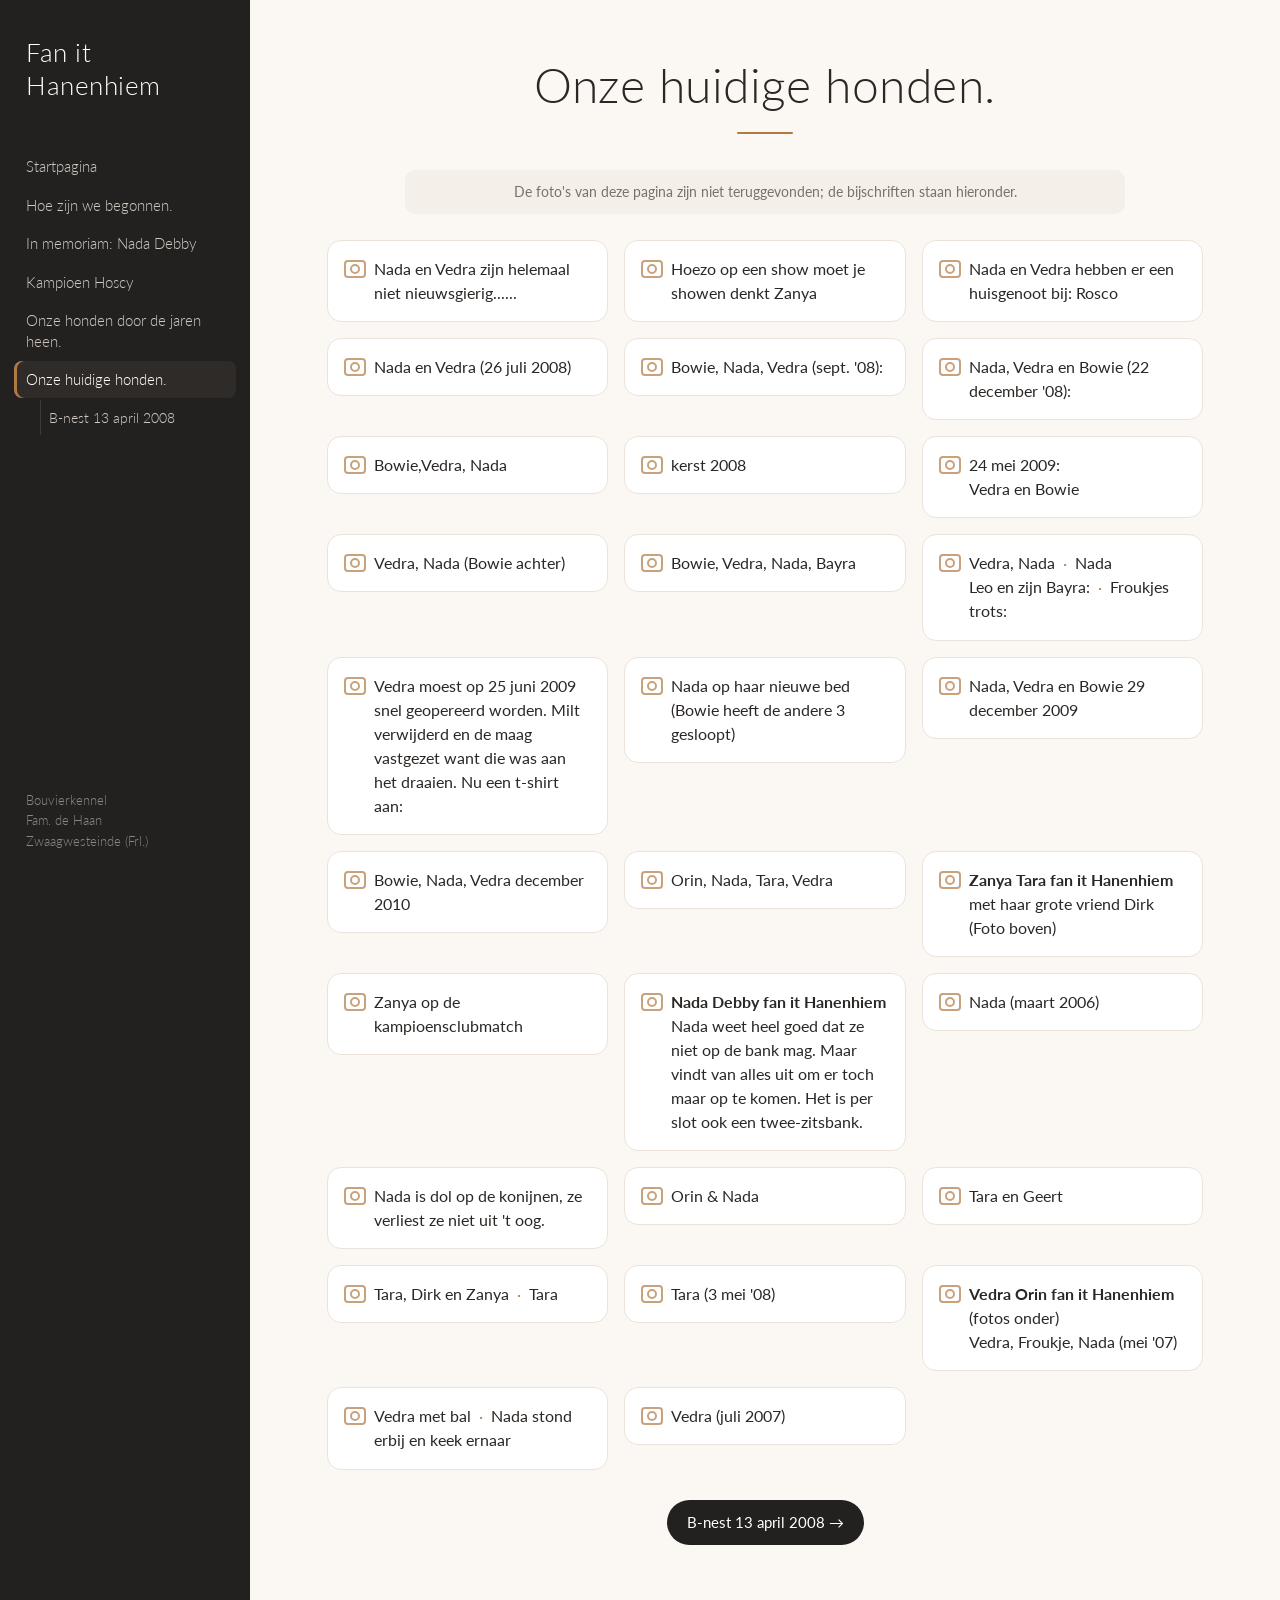
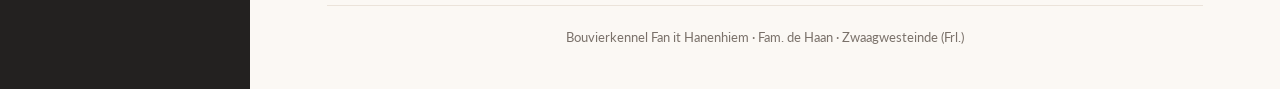
<file: onze-huidige-honden.html>
<!doctype html>
<html lang="nl">
<head>
<meta charset="utf-8">
<meta name="viewport" content="width=device-width, initial-scale=1">
<title>Onze huidige honden. – Fan it Hanenhiem</title>
<link rel="preconnect" href="https://fonts.googleapis.com">
<link rel="preconnect" href="https://fonts.gstatic.com" crossorigin>
<link href="https://fonts.googleapis.com/css2?family=Lato:ital,wght@0,300;0,400;0,700;1,400&display=swap" rel="stylesheet">
<link rel="stylesheet" href="style.css">
</head>
<body>
<header class="sidebar">
  <div class="brand-row">
    <a class="brand" href="index.html">Fan it <br>Hanenhiem</a>
    <button class="menu-toggle" aria-expanded="false" aria-controls="nav" aria-label="Menu">
      <span></span><span></span><span></span>
    </button>
  </div>
  <nav id="nav"><ul>
<li><a href="index.html">Startpagina</a></li>
<li><a href="hoe-zijn-we-begonnen.html">Hoe zijn we begonnen.</a></li>
<li><a href="in-memoriam-nada-debby.html">In memoriam: Nada Debby</a></li>
<li><a href="kampioen-hoscy.html">Kampioen Hoscy</a></li>
<li><a href="onze-honden-door-de-jaren-heen.html">Onze honden door de jaren heen.</a></li>
<li><a href="onze-huidige-honden.html" aria-current="page">Onze huidige honden.</a><ul class="sub"><li><a href="b-nest-13-april-2008.html">B-nest 13 april 2008</a></li></ul></li>
  </ul></nav>
  <p class="side-note">Bouvierkennel<br>Fam. de Haan<br>Zwaagwesteinde (Frl.)</p>
</header>
<main>
  <h1>Onze huidige honden.</h1>
  <p class="note">De foto's van deze pagina zijn niet teruggevonden; de bijschriften staan hieronder.</p>
  <div class="cards">
<div class="card"><p>Nada en Vedra zijn helemaal niet nieuwsgierig......</p></div>
<div class="card"><p>Hoezo op een show moet je showen denkt Zanya</p></div>
<div class="card"><p>Nada en Vedra hebben er een huisgenoot bij: Rosco</p></div>
<div class="card"><p>Nada en Vedra (26 juli 2008)</p></div>
<div class="card"><p>Bowie, Nada, Vedra (sept. &#x27;08):</p></div>
<div class="card"><p>Nada, Vedra en Bowie (22 december &#x27;08):</p></div>
<div class="card"><p>Bowie,Vedra, Nada</p></div>
<div class="card"><p>kerst 2008</p></div>
<div class="card"><p>24 mei 2009:<br>Vedra en Bowie</p></div>
<div class="card"><p>Vedra, Nada (Bowie achter)</p></div>
<div class="card"><p>Bowie, Vedra, Nada, Bayra</p></div>
<div class="card"><p>Vedra, Nada <span class="sep">·</span> Nada<br>Leo en zijn Bayra: <span class="sep">·</span> Froukjes trots:</p></div>
<div class="card"><p>Vedra moest op 25 juni 2009 snel geopereerd worden. Milt verwijderd en de maag vastgezet want die was aan het draaien. Nu een t-shirt aan:</p></div>
<div class="card"><p>Nada op haar nieuwe bed (Bowie heeft de andere 3 gesloopt)</p></div>
<div class="card"><p>Nada, Vedra en Bowie 29 december 2009</p></div>
<div class="card"><p>Bowie, Nada, Vedra december 2010</p></div>
<div class="card"><p>Orin, Nada, Tara, Vedra</p></div>
<div class="card"><p><strong>Zanya Tara fan it Hanenhiem</strong> met haar grote vriend Dirk (Foto boven)</p></div>
<div class="card"><p>Zanya op de kampioensclubmatch</p></div>
<div class="card"><p><strong>Nada Debby fan it Hanenhiem</strong><br>Nada weet heel goed dat ze niet op de bank mag. Maar vindt van alles uit om er toch maar op te komen. Het is per slot ook een twee-zitsbank.</p></div>
<div class="card"><p>Nada (maart 2006)</p></div>
<div class="card"><p>Nada is dol op de konijnen, ze verliest ze niet uit &#x27;t oog.</p></div>
<div class="card"><p>Orin &amp; Nada</p></div>
<div class="card"><p>Tara en Geert</p></div>
<div class="card"><p>Tara, Dirk en Zanya <span class="sep">·</span> Tara</p></div>
<div class="card"><p>Tara (3 mei &#x27;08)</p></div>
<div class="card"><p><strong>Vedra Orin fan it Hanenhiem</strong> (fotos onder)<br>Vedra, Froukje, Nada (mei &#x27;07)</p></div>
<div class="card"><p>Vedra met bal <span class="sep">·</span> Nada stond erbij en keek ernaar</p></div>
<div class="card"><p>Vedra (juli 2007)</p></div>
  </div>
  <p class="subpage-link"><a href="b-nest-13-april-2008.html">B-nest 13 april 2008 →</a></p>
  <footer>Bouvierkennel Fan it Hanenhiem · Fam. de Haan · Zwaagwesteinde (Frl.)</footer>
</main>
<script>
const b=document.querySelector('.menu-toggle'),n=document.getElementById('nav');
b.addEventListener('click',()=>{const o=document.body.classList.toggle('nav-open');b.setAttribute('aria-expanded',o);});
</script>
</body>
</html>
</file>
<file: style.css>
:root{
  --side:#232120; --side-2:#2e2b29; --ink:#2b2724; --muted:#7a716a;
  --paper:#fbf8f4; --card:#ffffff; --accent:#b07a45; --accent-soft:#f3e7d9; --line:#ebe3da;
  --sidew:250px;
}
*{box-sizing:border-box}
html{scroll-behavior:smooth}
body{margin:0;background:linear-gradient(to right,var(--side) 0 var(--sidew),var(--paper) var(--sidew)) !important;font-family:Lato,system-ui,sans-serif;color:var(--ink);background:var(--paper);line-height:1.7;font-size:17px}
a{color:var(--accent)}
.sidebar{position:fixed;top:0;left:0;height:100vh;width:var(--sidew);background:var(--side);color:#e9e4df;padding:36px 26px;display:flex;flex-direction:column;overflow-y:auto}
.brand{color:#fff;text-decoration:none;font-weight:300;font-size:1.65rem;line-height:1.25;letter-spacing:.02em;display:block}
.brand-row{display:flex;justify-content:space-between;align-items:flex-start}
.sidebar nav{margin-top:44px}
.sidebar ul{list-style:none;margin:0;padding:0}
.sidebar li a{display:block;color:#cfc8c1;text-decoration:none;font-weight:300;font-size:.95rem;padding:8px 12px;margin:2px -12px;border-radius:8px;line-height:1.35;transition:background .15s,color .15s}
.sidebar li a:hover{background:var(--side-2);color:#fff}
.sidebar li a[aria-current]{color:#fff;background:var(--side-2);box-shadow:inset 3px 0 0 var(--accent)}
.sidebar .sub{margin-left:14px;border-left:1px solid #403b37;padding-left:8px}
.sidebar .sub a{font-size:.88rem}
.side-note{margin-top:auto;padding-top:30px;font-size:.8rem;color:#8d857e;font-weight:300;line-height:1.6}
.menu-toggle{display:none}
main{margin-left:var(--sidew);padding:56px clamp(20px,6vw,90px) 40px;max-width:calc(var(--sidew) + 980px)}
h1{font-weight:300;font-size:clamp(2rem,4.2vw,3rem);text-align:center;margin:0 0 36px;letter-spacing:.01em;line-height:1.2}
h1::after{content:"";display:block;width:56px;height:2px;background:var(--accent);margin:18px auto 0;border-radius:2px}
.welcome{text-align:center;font-size:1.15rem;margin:0 0 28px}
.photo{margin:28px auto;text-align:center}
.photo img{display:block;margin:0 auto;max-width:100%;height:auto;border-radius:12px;box-shadow:0 8px 28px rgba(40,30,20,.14)}
.photo figcaption{margin-top:12px;font-size:.95rem;color:var(--muted);line-height:1.5}
.photo figcaption strong{color:var(--ink)}
.photo.hero img{width:100%;max-width:880px}
.photo.portrait img{max-height:520px;width:auto}
.photo.small img{width:260px;image-rendering:auto}
.contact{max-width:520px;margin:36px auto 10px;background:var(--card);border:1px solid var(--line);border-radius:16px;padding:28px 30px;text-align:center;box-shadow:0 4px 18px rgba(40,30,20,.06)}
.contact h2{margin:0 0 14px;font-size:1rem;letter-spacing:.12em;text-transform:uppercase;color:var(--accent);font-weight:700}
.contact address{font-style:normal;font-size:1.1rem;line-height:1.6;margin-bottom:16px}
.contact-links{list-style:none;padding:0;margin:0;display:grid;gap:8px}
.contact-links li{background:var(--accent-soft);border-radius:10px;padding:8px 12px;font-weight:700}
.contact-links span{font-weight:400;color:var(--muted);margin-right:4px}
.contact-links a{color:var(--ink);text-decoration:none}
.contact-links a:hover{color:var(--accent);text-decoration:underline}
.prose{max-width:720px;margin:0 auto}
.prose p{margin:0 0 1.1em}
.quote{font-style:italic;text-align:center;font-size:1.1rem;color:#5a514a}
.center{text-align:center}
.memoriam-head{display:grid;grid-template-columns:minmax(0,300px) 1fr;gap:36px;align-items:center;max-width:820px;margin:0 auto 30px}
.memoriam-head .photo{margin:0}
.kicker{text-transform:uppercase;letter-spacing:.18em;color:var(--accent);font-weight:700;font-size:.85rem;margin:0}
.hm{font-weight:300;font-size:1.5rem;margin:6px 0 0}
.dogname{font-size:1.35rem;font-weight:700;margin:2px 0 10px}
.dates{color:var(--muted);display:flex;gap:12px;margin:0}
.pair{display:grid;grid-template-columns:repeat(auto-fit,minmax(240px,1fr));gap:24px;max-width:820px;margin:20px auto;align-items:start}
.pair .photo{margin:0}
.pair .photo img{max-height:440px;width:auto}
.note{max-width:720px;margin:0 auto 26px;text-align:center;font-size:.9rem;color:var(--muted);background:#f4efe9;border-radius:10px;padding:10px 14px}
.cards{display:grid;align-items:start;grid-template-columns:repeat(auto-fill,minmax(230px,1fr));gap:16px;max-width:980px;margin:0 auto}
.card{background:var(--card);border:1px solid var(--line);border-radius:14px;padding:16px 18px 16px 46px;position:relative;font-size:.97rem;line-height:1.55}
.card::before{content:"";position:absolute;left:16px;top:19px;width:18px;height:14px;border:2px solid var(--accent);border-radius:4px;opacity:.7}
.card::after{content:"";position:absolute;left:22px;top:23px;width:6px;height:6px;border:2px solid var(--accent);border-radius:50%;opacity:.7}
.card p{margin:0}
.card.wide{grid-column:1/-1}
.cards.profile{grid-template-columns:repeat(auto-fill,minmax(280px,1fr))}
.sep{color:var(--accent);margin:0 4px}
.subpage-link{text-align:center;margin:30px 0 0}
.subpage-link a{display:inline-block;background:var(--side);color:#fff;text-decoration:none;padding:10px 20px;border-radius:999px;font-size:.95rem}
footer{margin-top:60px;padding-top:20px;border-top:1px solid var(--line);text-align:center;font-size:.82rem;color:var(--muted)}
@media (max-width:820px){
  body{font-size:16px;background:var(--paper) !important}
  .sidebar{position:sticky;top:0;inset:auto;width:auto;height:auto;padding:14px 20px;z-index:10;overflow:visible}
  .brand{font-size:1.25rem}
  .brand br{display:none}
  .brand-row{align-items:center}
  .menu-toggle{display:inline-flex;flex-direction:column;justify-content:center;gap:5px;width:42px;height:42px;background:var(--side-2);border:0;border-radius:10px;cursor:pointer;padding:0 11px}
  .menu-toggle span{display:block;height:2px;background:#fff;border-radius:2px;transition:transform .2s,opacity .2s}
  .nav-open .menu-toggle span:nth-child(1){transform:translateY(7px) rotate(45deg)}
  .nav-open .menu-toggle span:nth-child(2){opacity:0}
  .nav-open .menu-toggle span:nth-child(3){transform:translateY(-7px) rotate(-45deg)}
  .sidebar nav{display:none;margin-top:14px}
  .nav-open .sidebar nav{display:block}
  .side-note{display:none}
  main{margin-left:0;padding:34px 18px 30px}
  .memoriam-head{grid-template-columns:1fr;text-align:center;gap:18px}
  .dates{justify-content:center}
  .contact{padding:22px 18px}
}
</file>
